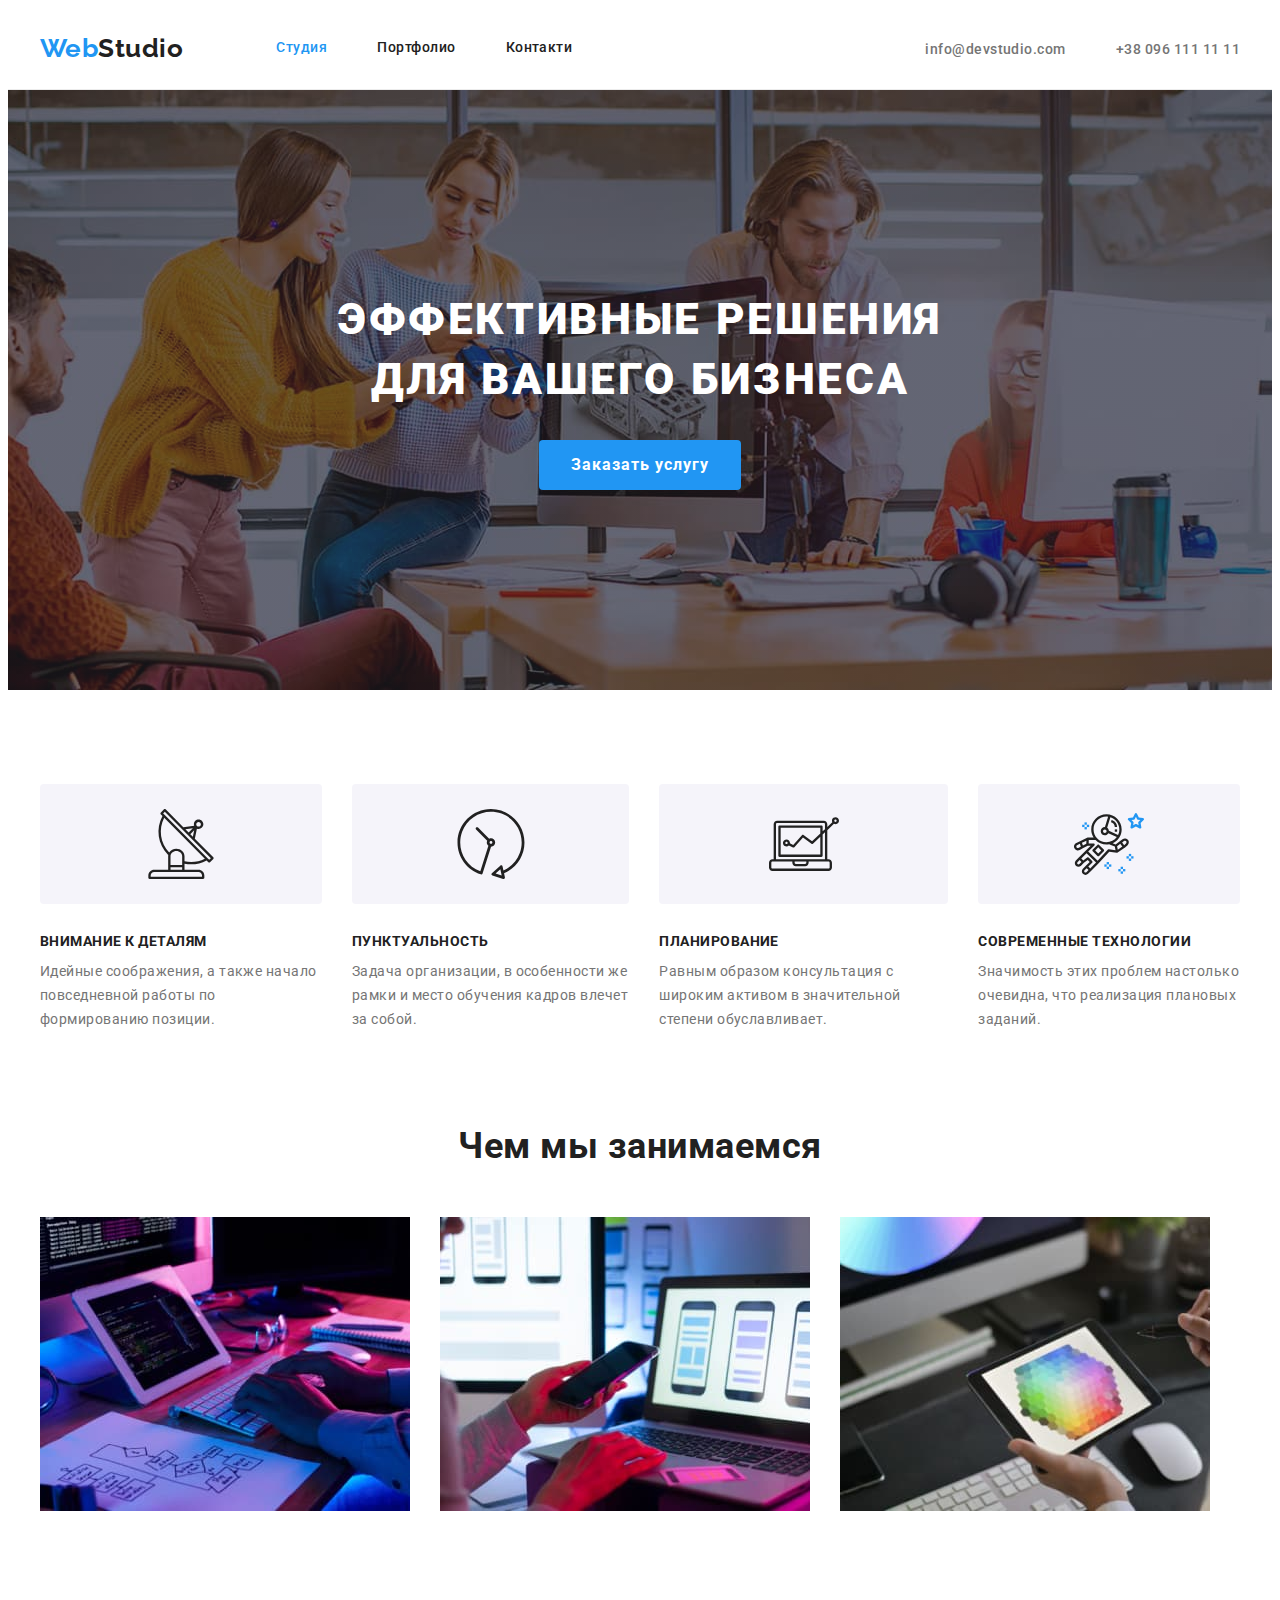
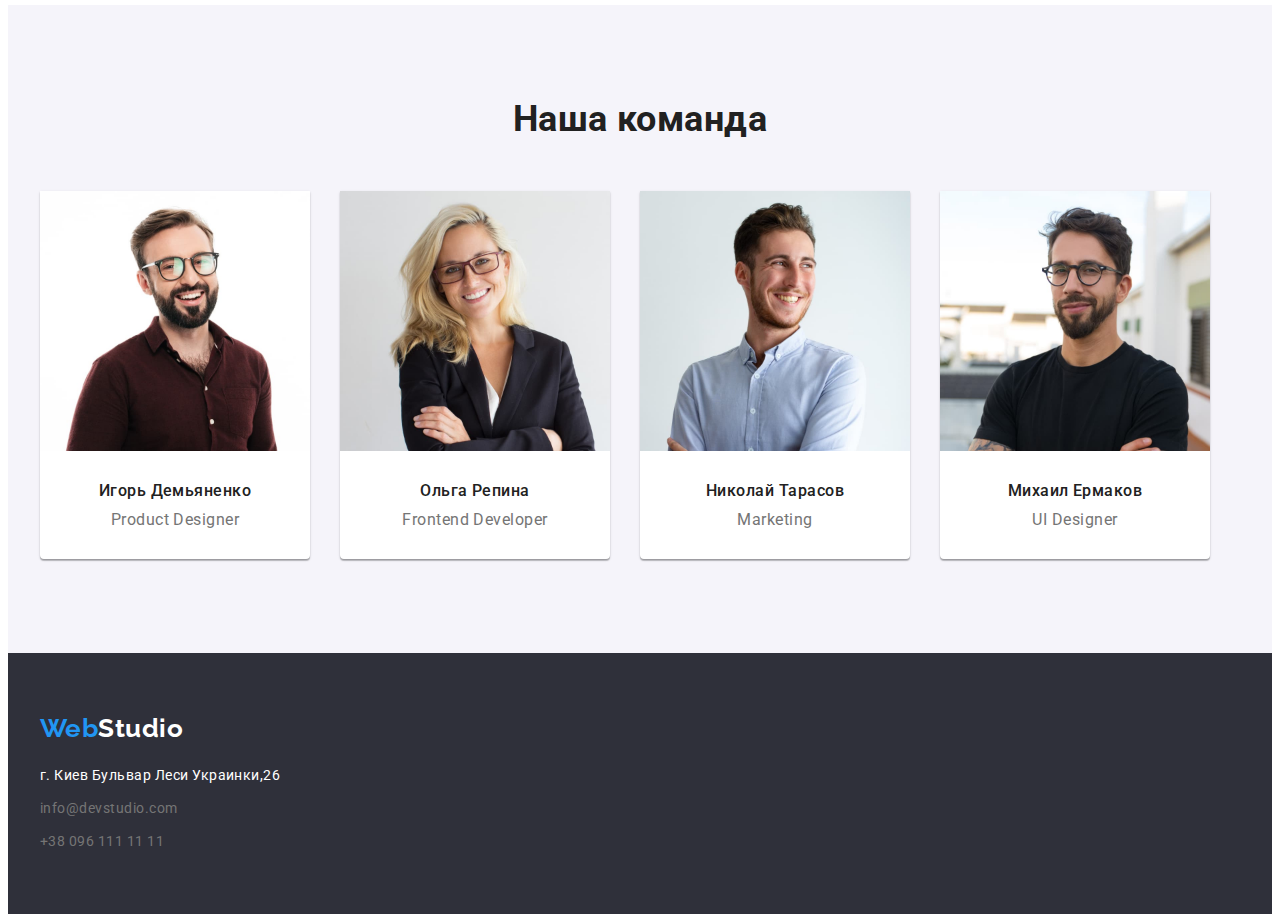
<file: index.html>
<!DOCTYPE html>
<html lang="ru">
  <head>
    <meta charset="UTF-8" />
    <meta http-equiv="X-UA-Compatible" content="IE=edge" />
    <meta name="viewport" content="width=device-width, initial-scale=1.0" />
    <title>Document</title>
    <link rel="preconnect" href="https://fonts.googleapis.com" />
    <link rel="preconnect" href="https://fonts.gstatic.com" crossorigin />
    <link
      href="https://fonts.googleapis.com/css2?family=Raleway:wght@700&family=Roboto:wght@400;500;700;900&display=swap"
      rel="stylesheet"
    />
    <link
      rel="stylesheet"
      href="https://cdnjs.cloudflare.com/ajax/libs/modern-normalize/1.1.0/modern-normalize.min.css"
      integrity="sha512-wpPYUAdjBVSE4KJnH1VR1HeZfpl1ub8YT/NKx4PuQ5NmX2tKuGu6U/JRp5y+Y8XG2tV+wKQpNHVUX03MfMFn9Q=="
      crossorigin="anonymous"
      referrerpolicy="no-referrer"
    />
    <link rel="stylesheet" href="./css/styles.css" />
  </head>

  <body class="page">
    <header class="header">
      <div class="container header-container">
        <nav class="header-navigation">
          <a href="./index.html" class="header-logo link"
            ><span class="logo1 link">Web</span>Studio</a
          >
          <ul class="header-list list">
            <li class="header-item">
              <a href="./index.html" class="header-link link current">Студия</a>
            </li>
            <li class="header-item">
              <a href="./portfolio.html" class="header-link link">Портфолио</a>
            </li>
            <li class="header-item">
              <a href="" class="header-link link">Контакти</a>
            </li>
          </ul>
        </nav>
      
          <ul class="auth-list list">
            <li class="auth-item">
              <a href="mailto:info@devstudio.com" class="auth-link link"
                >info@devstudio.com</a
              >
            </li>
            <li class="auth-item">
              <a href="tel:+380961111111" class="auth-link link">+38 096 111 11 11</a>
            </li >
          </ul>
      </div>
    </header>

    <main>

      <!-- Герой -->

      <section class="section hero">
        <div class="overlay">
          <h1 class="hero-title">Эффективные решения для вашего бизнеса</h1>
          <button type="button" class="btn-primary button">
            Заказать услугу
          </button>
        </div>
      </section>

      <section class="section">
        <div class="container">
          <h2 class="visually-hidden">features</h2>
          <ul class="features-list list">
            <li class="features-item icon-antenna">
              <h3 class="features-title">ВНИМАНИЕ К ДЕТАЛЯМ</h3>
              <p class="features-text">
                Идейные соображения, а также начало повседневной работы по
                формированию позиции.
              </p>
            </li>
            <li class="features-item icon-clock">
              <h3 class="features-title">ПУНКТУАЛЬНОСТЬ</h3>
              <p class="features-text">
                Задача организации, в особенности же рамки и место обучения кадров
                влечет за собой.
              </p>
            </li>
            <li class="features-item icon-diagram">
              <h3 class="features-title">ПЛАНИРОВАНИЕ</h3>
              <p class="features-text">
                Равным образом консультация с широким активом в значительной
                степени обуславливает.
              </p>
            </li>
            <li class="features-item icon-astronaut">
              <h3 class="features-title">СОВРЕМЕННЫЕ ТЕХНОЛОГИИ</h3>
              <p class="features-text">
                Значимость этих проблем настолько очевидна, что реализация
                плановых заданий.
              </p>
            </li>
          </ul>
        </div>
      </section>

        <!-- Чем мы занимаемся -->

      <section class="section work">
        <div class="container">
          <h2 class="work-title">Чем мы занимаемся</h2>
          <ul class="work-list list">
            <li class="work-item">
              <a href="">
                <img
                  src="./images/1.jpg"
                  alt="Разработка"
                  width="370"
                  height="294"
                />
              </a>
            </li>
            <li class="work-item">
              <a href="">
                <img
                  src="./images/2.jpg"
                  alt="Адаптивность"
                  width="370"
                  height="294"
                />
              </a>
            </li>
            <li class="work-item">
              <a href="">
                <img src="./images/3.jpg" alt="Дизайн" width="370" height="294" />
              </a>
            </li>
          </ul>
        </div> 
      </section>

      <!-- Наша команда -->

      <section class="section team">
        <div class="container">
          <h2 class="team-title">Наша команда</h2>
          <ul class="team-list list">
            <li class="team-item">
              <img
                src="./images/igor.jpg"
                alt="Product Designer"
                width="270"
                height="260"
              />
              <div class="team-personal">
                <h3 class="team-list-title">Игорь Демьяненко</h3>
                <p class="team-text">Product Designer</p>
              </div>
            </li>
            <li class="team-item">
              <img
                src="./images/olga.jpg"
                alt="Frontend Developer"
                width="270"
                height="260"
              />
              <div class="team-personal">
                <h3 class="team-list-title">Ольга Репина</h3>
                <p class="team-text">Frontend Developer</p>
              </div>
            </li>
            <li class="team-item">
              <img
                src="./images/nikolai.jpg"
                alt="Marketing"
                width="270"
                height="260"
              />
              <div class="team-personal">
                <h3 class="team-list-title">Николай Тарасов</h3>
                <p class="team-text">Marketing</p>
              </div> 
            </li>
            <li class="team-item">
              <img
                src="./images/miha.jpg"
                alt="UI Designer"
                width="270"
                height="260"
              />
              <div class="team-personal">
                <h3 class="team-list-title">Михаил Ермаков</h3>
                <p class="team-text">UI Designer</p>
              </div>
            </li>
          </ul>
        </div>
      </section>
    </main>

    <!-- Футер -->

    <footer class="footer">
      <div class="container">
        <a href="./index.html" class="logo-footer link"><span class="logo1 link">Web</span>Studio</a>
        <address class="address">
          <ul class="address-list list">
            <li class="address-item">г. Киев Бульвар Леси Украинки,26</li>
            <li class="address-item">
              <a href="mailto:info@devstudio.com" class="address-link link">
                info@devstudio.com
                </a>
            </li>
            <li class="address-item">
              <a href="tel:+380961111111" class="address-link link">+38 096 111 11 11</a>
            </li>
          </ul>
        </address>
      </div>  
    </footer>
  </body>
</html>
</file>
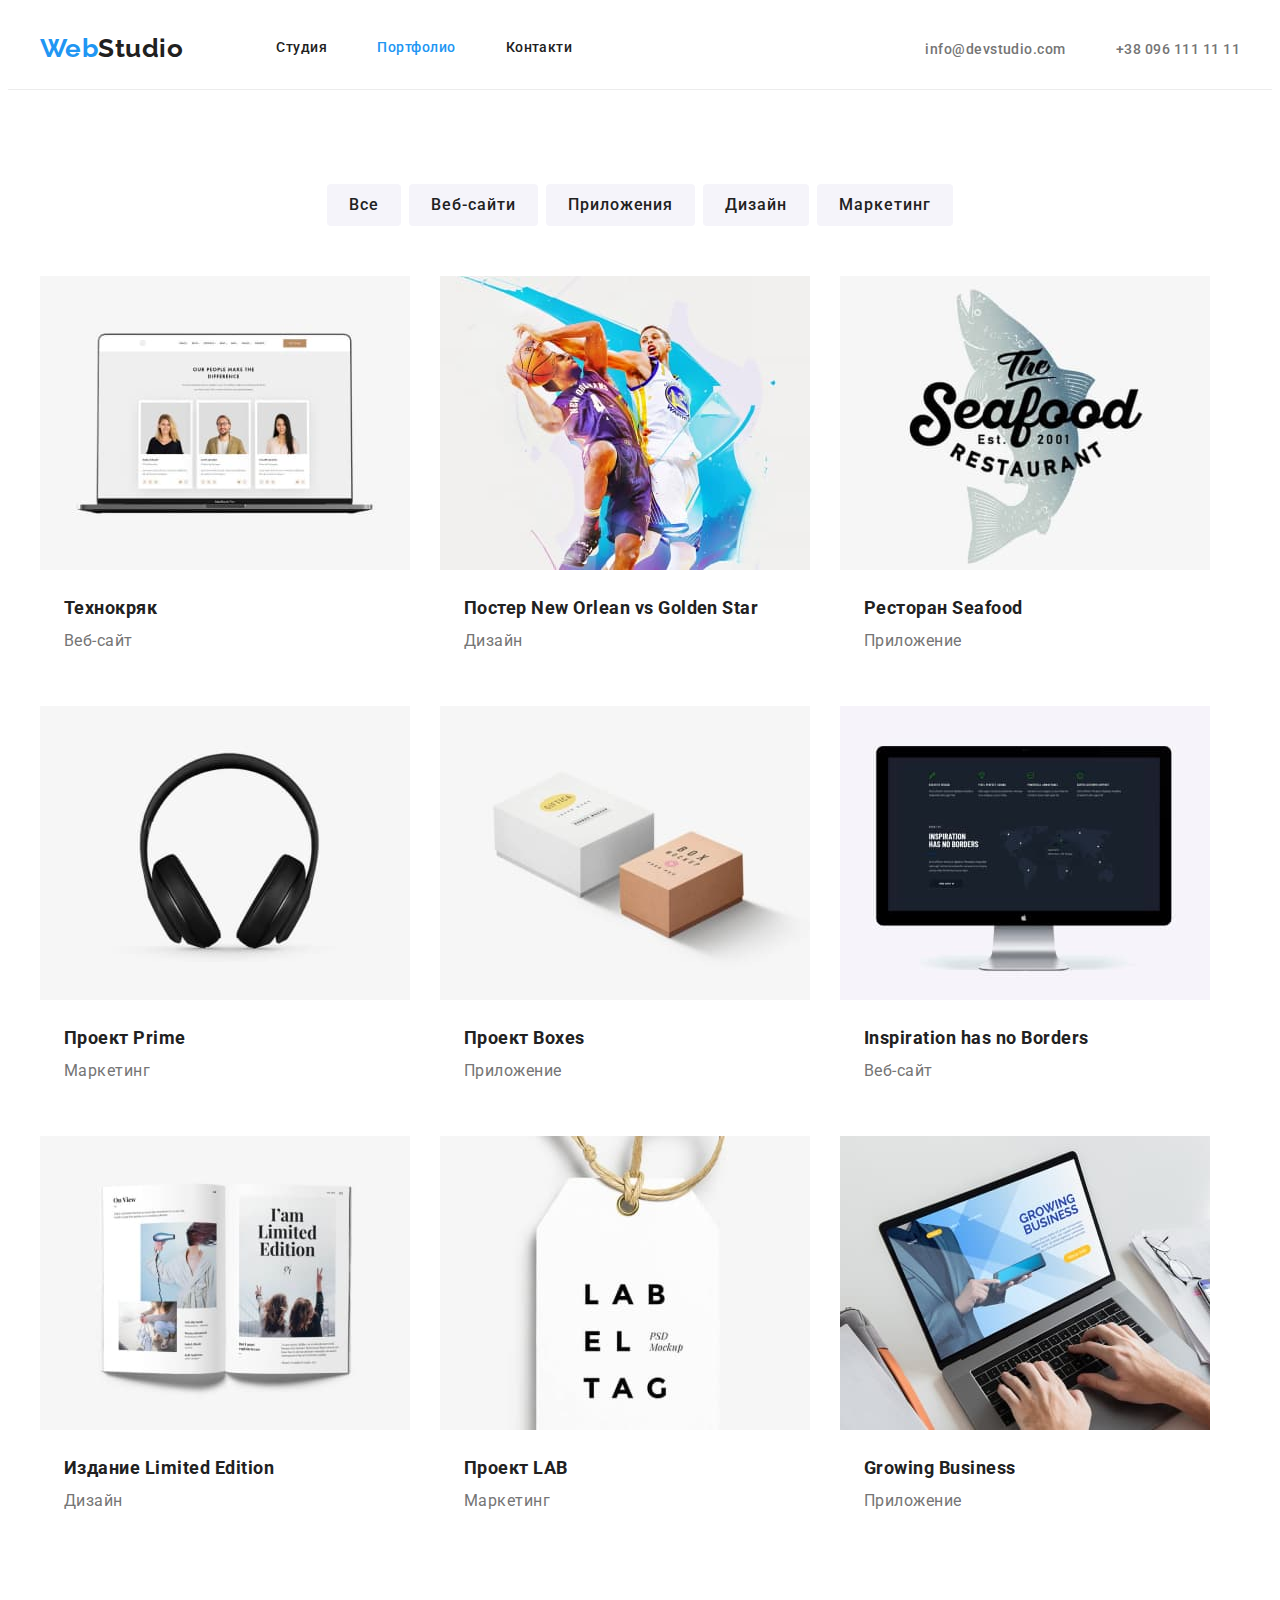
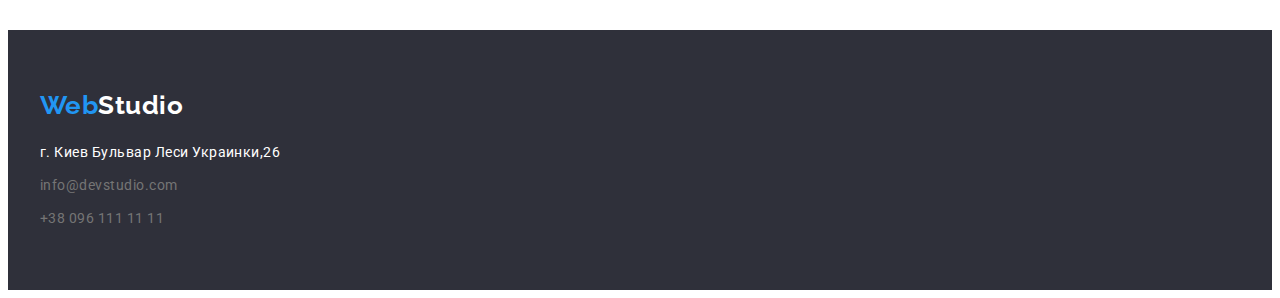
<file: portfolio.html>
<!DOCTYPE html>
<html lang="ru">
  <head>
    <meta charset="UTF-8" />
    <meta http-equiv="X-UA-Compatible" content="IE=edge" />
    <meta name="viewport" content="width=device-width, initial-scale=1.0" />
    <title>Document</title>
    <link rel="preconnect" href="https://fonts.googleapis.com" />
    <link rel="preconnect" href="https://fonts.gstatic.com" crossorigin />
    <link
      href="https://fonts.googleapis.com/css2?family=Raleway:wght@700&family=Roboto:wght@400;500;700;900&display=swap"
      rel="stylesheet"
    />
    <link rel="stylesheet" href="https://cdnjs.cloudflare.com/ajax/libs/modern-normalize/1.1.0/modern-normalize.min.css" integrity="sha512-wpPYUAdjBVSE4KJnH1VR1HeZfpl1ub8YT/NKx4PuQ5NmX2tKuGu6U/JRp5y+Y8XG2tV+wKQpNHVUX03MfMFn9Q==" crossorigin="anonymous" referrerpolicy="no-referrer" />
    <link rel="stylesheet" href="./css/styles.css" />
  </head>

  <body class="page">
    <header class="header">
      <div class="container header-container">
        <nav class="header-navigation">
          <a href="./index.html" class="header-logo link"
            ><span class="logo1 link">Web</span>Studio</a
          >
          <ul class="header-list list">
            <li class="header-item">
              <a href="./index.html" class="header-link link ">Студия</a>
            </li>
            <li class="header-item">
              <a href="./portfolio.html" class="header-link link current">Портфолио</a>
            </li>
            <li class="header-item">
              <a href="" class="header-link link">Контакти</a>
            </li>
          </ul>
        </nav>
      
          <ul class="auth-list list">
            <li class="auth-item">
              <a href="mailto:info@devstudio.com" class="auth-link link"
                >info@devstudio.com</a
              >
            </li>
            <li class="auth-item">
              <a href="tel:+380961111111" class="auth-link link">+38 096 111 11 11</a>
            </li >
          </ul>
      </div>
    </header>

    <main>

      <section class="section">
        <div class="container">
          <h1 class="visually-hidden">portfolio</h1>
          <ul class="portfolio-button-list list">
            <li class="portfolio-button-item"><button type="button" class="btn-secondary button">Все</button></li>
            <li class="portfolio-button-item"><button type="button" class="btn-secondary button">Веб-сайти</button></li>
            <li class="portfolio-button-item"><button type="button" class="btn-secondary button">Приложения</button></li>
            <li class="portfolio-button-item"><button type="button" class="btn-secondary button">Дизайн</button></li>
            <li class="portfolio-button-item"><button type="button" class="btn-secondary button">Маркетинг</button></li>
          </ul>
        
          <ul class="portfolio-work-list list">
            <li class="portfolio-work-item">
              <a href="" class="portfolio-work-link link">
                <img
                  src="./images/tehnokrak.jpg"
                  alt="Технокряк"
                  width="370"
                  height="294"
                />
                <div class="portfolio-work__text-wrapper">
                  <h2 class="portfolio-title title">Технокряк</h3>
                  <p class="portfolio-text text">Веб-сайт</p>
                </div>
              </a>
            </li>
            <li class="portfolio-work-item">
              <a href="" class="portfolio-work-link link">
                <img
                  src="./images/poster.jpg"
                  alt="Постер New Orlean vs Golden Star"
                  width="370"
                  height="294"
                />
                <div class="portfolio-work__text-wrapper">
                  <h2 class="portfolio-title title">Постер New Orlean vs Golden Star</h3>
                  <p class="portfolio-text text">Дизайн</p>
                </div>
              </a>
            </li>
            <li class="portfolio-work-item">
              <a href="" class="portfolio-work-link link">
                <img
                  src="./images/seafood.jpg"
                  alt="Ресторан The SeaFood"
                  width="370"
                  height="294"
                />
                <div class="portfolio-work__text-wrapper">
                  <h2 class="portfolio-title title">Ресторан Seafood</h3>
                  <p class="portfolio-text text">Приложение</p>
                </div>
              </a>
            </li>
            <li class="portfolio-work-item">
              <a href="" class="portfolio-work-link link">
                <img
                  src="./images/prime.jpg"
                  alt="Проект Prime"
                  width="370"
                  height="294"
                />
                <div class="portfolio-work__text-wrapper">
                  <h2 class="portfolio-title title">Проект Prime</h3>
                  <p class="portfolio-text text">Маркетинг</p>
                </div>
                
              </a>
            </li>
            <li class="portfolio-work-item">
              <a href="" class="portfolio-work-link link">
                <img
                  src="./images/boxes.jpg"
                  alt="Проект Boxes"
                  width="370"
                  height="294"
                />
                <div class="portfolio-work__text-wrapper">
                  <h2 class="portfolio-title title">Проект Boxes</h3>
                  <p class="portfolio-text text">Приложение</p>
                </div>
              </a>
            </li>
            <li class="portfolio-work-item">
              <a href="" class="portfolio-work-link link">
                <img
                  src="./images/inspirationhasnoborders.jpg"
                  alt="Inspiration has no Borders"
                  width="370"
                  height="294"
                />
                <div class="portfolio-work__text-wrapper">
                  <h2 class="portfolio-title title">Inspiration has no Borders</h3>
                  <p class="portfolio-text text">Веб-сайт</p>
                </div>
              </a>
            </li>
            <li class="portfolio-work-item">
              <a href="" class="portfolio-work-link link">
                <img
                  src="./images/limitededition.jpg"
                  alt="Издание Limited Edition"
                  width="370"
                  height="294"
                />
                <div class="portfolio-work__text-wrapper">
                  <h2 class="portfolio-title title">Издание Limited Edition</h3>
                  <p class="portfolio-text text">Дизайн</p>
                </div>
              </a>
            </li>
            <li class="portfolio-work-item">
              <a href="" class="portfolio-work-link link">
                <img
                  src="./images/lab.jpg"
                  alt="Проект LAB"
                  width="370"
                  height="294"
                />
                <div class="portfolio-work__text-wrapper">
                  <h2 class="portfolio-title title">Проект LAB</h3>
                  <p class="portfolio-text text">Маркетинг</p>
                </div>
                </a>
            </li>
            <li class="portfolio-work-item">
              <a href="" class="portfolio-work-link link">
                <img
                  src="./images/growingbusiness.jpg"
                  alt="Growing Business"
                  width="370"
                  height="294"
                />
                <div class="portfolio-work__text-wrapper">
                  <h2 class="portfolio-title title">Growing Business</h3>
                  <p class="portfolio-text text">Приложение</p></div>
                </a>
          </ul>
        </div>
      </section>
    </main>

    <footer class="footer">
      <div class="container">
        <a href="./index.html" class="logo-footer link"><span class="logo1 link">Web</span>Studio</a>
        <address class="address">
          <ul class="address-list list">
            <li class="address-item">г. Киев Бульвар Леси Украинки,26</li>
            <li class="address-item">
              <a href="mailto:info@devstudio.com" class="address-link link">
                info@devstudio.com
                </a>
            </li>
            <li class="address-item">
              <a href="tel:+380961111111" class="address-link link">+38 096 111 11 11</a>
            </li>
          </ul>
        </address>
      </div>  
    </footer>
  </body>
</html>
</file>
<file: css/styles.css>
:root {
  --primary-text-color: #757575;
  --title-text-color: #212121;
  --accent-color: #2196f3;
  --first-background-color: #2f303a;
  --primary-white-color: #ffffff;
  --second-background-color: #f5f4fa;
  --second-btn-color: #188ce8;
}

p,
h1,
h2,
h3,
h4,
h5,
h6 {
  margin: 0;
}

ul {
  padding-left: 0;
  margin: 0;
}

img {
  display: block;
  max-width: 100%;
  height: auto;
}

body {
  color: var(--primary-text-color);
  font-family: Roboto, sans-serif;
  letter-spacing: 0.03em;
}

.container {
  width: 1200px;
  margin-left: auto;
  margin-right: auto;
  padding-left: 15px;
  padding-right: 15px;
}

.link {
  text-decoration: none;
}

.list {
  list-style: none;
}

.section {
  padding: 94px 0;
}

.visually-hidden {
  position: absolute !important;
  clip: rect(1px 1px 1px 1px);
  clip: rect(1px, 1px, 1px, 1px);
  padding: 0 !important;
  border: 0 !important;
  height: 1px !important;
  width: 1px !important;
  overflow: hidden;
}

/* button */

.button {
  background-color: var(--accent-color);
  color: var(--title-text-color);
  font-family: inherit;
  border: none;
  cursor: pointer;
  border-radius: 4px;
}

.btn-primary.button {
  color: var(--primary-white-color);
  padding: 10px 32px;
  cursor: pointer;
  font-weight: bold;
  font-family: inherit;
  font-size: 16px;
  line-height: 1.88;
  letter-spacing: 0.06em;
}

.btn-primary.button:focus,
.btn-primary.button:hover {
  background-color: var(--second-btn-color);
  color: var(--primary-white-color);
}

.btn-secondary.button {
  background-color: var(--second-background-color);
  color: var(--title-text-color);
  display: block;
  cursor: pointer;
  font-weight: 500;
  font-family: inherit;
  font-size: 16px;
  line-height: 1.88;
  letter-spacing: 0.06em;
  border: none;
  padding: 6px 22px;
}

.btn-secondary.button:hover,
.btn-secondary.button:focus {
  background-color: var(--accent-color);
  color: var(--primary-white-color);
}

/* ------------HEADER----------- */

/* logo */

.header-logo {
  color: var(--title-text-color);
  font-family: Raleway, sans-serif;
  font-weight: 700;
  font-size: 26px;
  line-height: 1.19;
  margin-right: 93px;
  padding-top: 25px;
  padding-bottom: 25px;
}
.logo1 {
  color: var(--accent-color);
}

.header-logo:hover,
.header-logo:focus {
  color: var(--accent-color);
}

.header-container {
  display: flex;
  align-items: center;
}

.header-navigation {
  display: flex;
  align-items: center;
}

.header-list {
  display: flex;
}

.header-item:not(:last-child) {
  margin-right: 50px;
}

.header-link {
  display: block;
  color: var(--title-text-color);
  font-weight: 500;
  font-size: 14px;
  line-height: 1.14;
  padding-top: 32px;
  padding-bottom: 32px;
}

.header-link:hover,
.header-link:focus {
  color: var(--accent-color);
}

.header-link.current {
  color: var(--accent-color);
}

.header {
  border-bottom: 1px solid #ececec;
}

/* auth */

.auth-list {
  display: flex;
  margin-left: auto;
}

.auth-link {
  color: var(--primary-text-color);
  font-weight: 500;
  font-size: 14px;
  line-height: 1.14;
}

.auth-item:not(:last-child) {
  margin-right: 50px;
}

.auth-link:hover,
.auth-link:focus {
  color: var(--accent-color);
}

/* Hero */

.overlay {
  max-width: 1600px;
  height: 600px;
  margin-left: auto;
  margin-right: auto;
  background-image: linear-gradient( 
    to right,
    rgba(47, 48, 58, 0.4),
    rgba(47, 48, 58, 0.4)
    ),
    url("../images/hero.jpg");
  background-repeat: no-repeat;
  background-position: center;
  background-size: cover;
}

.hero {
  background-color: var(--first-background-color);
  text-align: center;
  padding: 0;
}

.hero-title {
  color: var(--primary-white-color);
  max-width: 696px;
  margin: 0 auto;
  margin-bottom: 30px;
  padding-top: 200px;
  font-weight: 900;
  font-size: 44px;
  line-height: 1.36;
  text-align: center;
  letter-spacing: 0.06em;
  text-transform: uppercase;
}

/* features */

.features-title {
  color: var(--title-text-color);
  font-weight: 700;
  font-size: 14px;
  line-height: 1.14;
  padding-bottom: 10px;
  text-transform: uppercase;
}

.features-text {
  color: var(--primary-text-color);
  font-size: 14px;
  line-height: 1.71;
}

.features-list {
  display: flex;
}

.features-item::before {
  display: block;
  content: '';
  height: 120px;
  /* background-size: contain; */
  background-repeat: no-repeat;
  background-position: center;
  background-color: var(--second-background-color);
  border-radius: 4px;
  margin-bottom: 30px;
}

.icon-antenna::before {
  background-image: url('../images/antenna.svg');
}

.icon-clock::before {
  background-image: url('../images/clock.svg');
}

.icon-diagram::before {
background-image: url('../images/diagram.svg');
}

.icon-astronaut::before {
  background-image: url('../images/astronaut.svg');
}

.features-item:not(:last-child) {
  margin-right: 30px;
}

/* work */
.work  {
  padding-top: 0;
}

.work-title {
  color: var(--title-text-color);
  font-weight: 700;
  font-size: 36px;
  line-height: 1.16;
  text-align: center;
  margin-bottom: 50px;
}
.work-list {
  display: flex;
}

.work-item:not(:last-child) {
  margin-right: 30px;
}

/* team */
.team {
  background-color: var(--second-background-color);
}

.team-title {
  color: var(--title-text-color);
  font-weight: 700;
  font-size: 36px;
  line-height: 1.16;
  text-align: center;
  margin-bottom: 50px;
}

.team-list-title {
  color: var(--title-text-color);
  font-weight: 500;
  font-size: 16px;
  line-height: 1.19;
  text-align: center;
}

.team-text {
  color: var(--primary-text-color);
  padding: auto;
  margin-top: 10px;
  font-weight: normal;
  font-size: 16px;
  line-height: 1.19;
  text-align: center;
}

.team-list {
  background-color: var(--second-background-color);
  color: var(--title-text-color);
  display: flex;
}

.team-item {
  box-shadow: 0px 1px 3px rgba(0, 0, 0, 0.12), 0px 1px 1px rgba(0, 0, 0, 0.14),
    0px 2px 1px rgba(0, 0, 0, 0.2);
  border-radius: 0px 0px 4px 4px;
  background-color: var(--primary-white-color);
}

.team-item:not(:last-child) {
margin-right: 30px;
}

.team-personal {
  padding-top: 30px;
  padding-bottom: 30px;
}

/* portfolio */
.portfolio-work__text-wrapper {
  padding: 20px 24px;
}

.portfolio-work-list {
  display: flex;
  flex-wrap: wrap;
}

.portfolio-work-item {
  margin-right: 30px;
  margin-bottom: 30px;
  border-radius: 0px 0px 4px 4px;
}

.portfolio-work-item:nth-last-child(-n + 3) {
  margin-bottom: 0;
}

.portfolio-work-item:nth-child(3n) {
  margin-right: 0px;
}

.portfolio-button-list {
  display: flex;
  justify-content: center;
  margin-bottom: 50px;
}

.portfolio-button-item:not(:last-child) {
  margin-right: 8px;
}

.portfolio-work-link:focus,
.portfolio-work-link:hover {
  box-shadow: 0px 1px 3px rgba(0, 0, 0, 0.12), 0px 1px 1px rgba(0, 0, 0, 0.14),
  0px 2px 1px rgba(0, 0, 0, 0.2);
  color: var(--accent-color);
}

.portfolio-title {
  color: var(--title-text-color);
  font-weight: 700;
  font-size: 18px;
  line-height: 2;
  text-align: left;
}
.portfolio-text {
  color: var(--primary-text-color);
  font-size: 16px;
  line-height: 1.87;
  text-align: left;
}

/* footer */

.footer {
  background-color: var(--first-background-color);
  color: var(--primary-white-color);
  padding-top: 60px;
  padding-bottom: 60px;
}

.logo-footer {
  color: var(--primary-white-color);
  font-family: Raleway, sans-serif;
  font-weight: 700;
  font-size: 26px;
  line-height: 1.19;
}

.logo-footer:hover,
.logo-footer:focus {
  color: var(--accent-color);
}

.address {
  margin-top: 20px;
}

.address-list {
  font-style: normal;
  font-size: 14px;
  line-height: 1.71;
 
}

.address-link {
  color: var(--primary-text-color);
}

.text-addr {
}

.address-link:hover,
.address-link:focus {
  color: var(--accent-color);
}
.address-item:not(:first-child){
  margin-top: 9px;
}
/* s */
</file>
